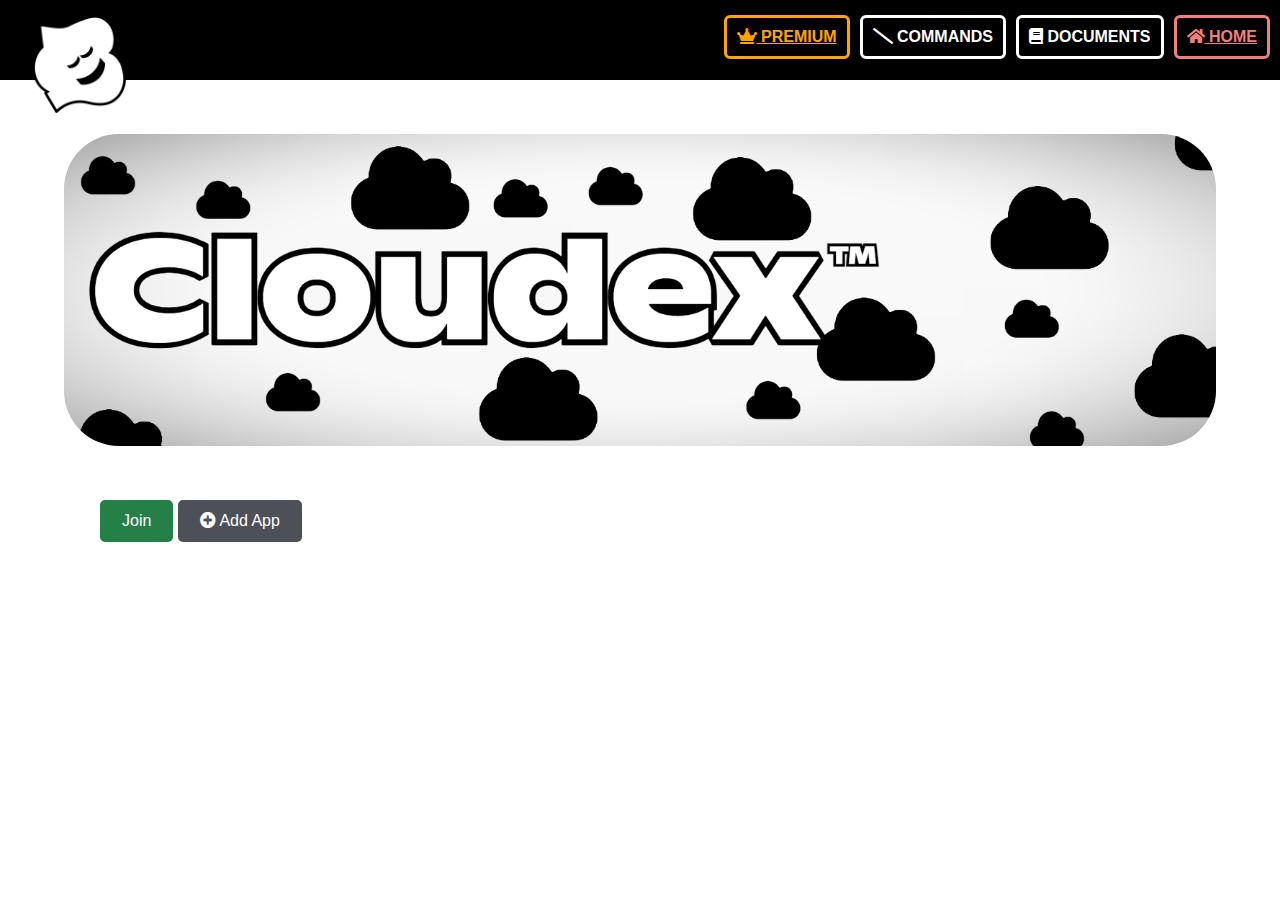
<file: index.html>
<!DOCTYPE html>
<html lang="en">
<head>
    
    <!-- TILTES & WEB-NAMES -->
    <title> ☁️ Cloudex™ </title>    
    <meta property="og:site-name" content=" ☁️ Cloudex™ ">
    <meta property="og:app-name" content=" ☁️ Cloudex™ ">

    <!-- DESCS & TEXT -->
    <meta name="description" content="Cloudex is a multi-purposed Discord application.">
    <meta property="og:description" content="Cloudex is a multi-purposed Discord application.">
    
    <!-- ICONS & IMAGES -->
    <link rel="shortcut icon" href="cdn/media/logos/cloudex.png" type="image/x-icon">
    <meta property="og:image" content="cdn/media/banner/basic.jpg">
    <meta content="https://cloudexbot.com" property="og:url" />

    <!-- STYLESHEETS & SCRIPTS -->
    <link rel="stylesheet" href="cdn/css/style.css">
    <meta content="#FFFFFF" data-react-helmet="true" name="theme-color" />
    <meta name="twitter:card" content="summary_large_image">
    <link rel="stylesheet" href="https://cdnjs.cloudflare.com/ajax/libs/font-awesome/5.15.3/css/all.min.css">

    <!-------------------- DATA
    
        Creation Started: 26/10/2023 (DD/MM/YYYY)
        Last Update:       26/10/2023 (DD/MM/YYYY)
    
    DATA ---------------------->

</head>

<body>
    
    <header>
        <div class="logo">
            <a href="/index.html">  <img src="/cdn/media/logos/cloudex.png" alt=""> </a>
        </div>
        <div class="links">
            <a target="_blank" href="/index.html" id="active"> <i class="fas fa-home" id="invisi"></i> Home </a>
            <a target="_blank" href="/docs/index.html"> <i class="fas fa-book" id="invisi"></i> Documents </a>
            <a target="_blank" href="/commands/index.html"> <i class="fas fa-slash" id="invisi"></i> Commands </a>
            <a target="_blank" href="/premium/index.html" id="btnPremium"> <i class="fas fa-crown" id="invisi"></i> Premium </a>
        </div>
    </header>
    <br><br><br>

    <div class="BannerImage1">
        <img src="/cdn/media/banners/basic.jpg" alt="Document Banner Image!">
    </div>
    <br><br><br>

    <div class="buttonsHero">

        <a href="https://discord.gg/" id="joinDiscord"> Join </a>
        <a href="https://discord.com/api/oauth2/authorize?client_id=1166700671601496115&permissions=1240105733271&scope=bot" id="inviteBot"> <i class="fas fa-plus-circle"></i> Add App </a>

    </div>
    
</body>


</html>
</file>
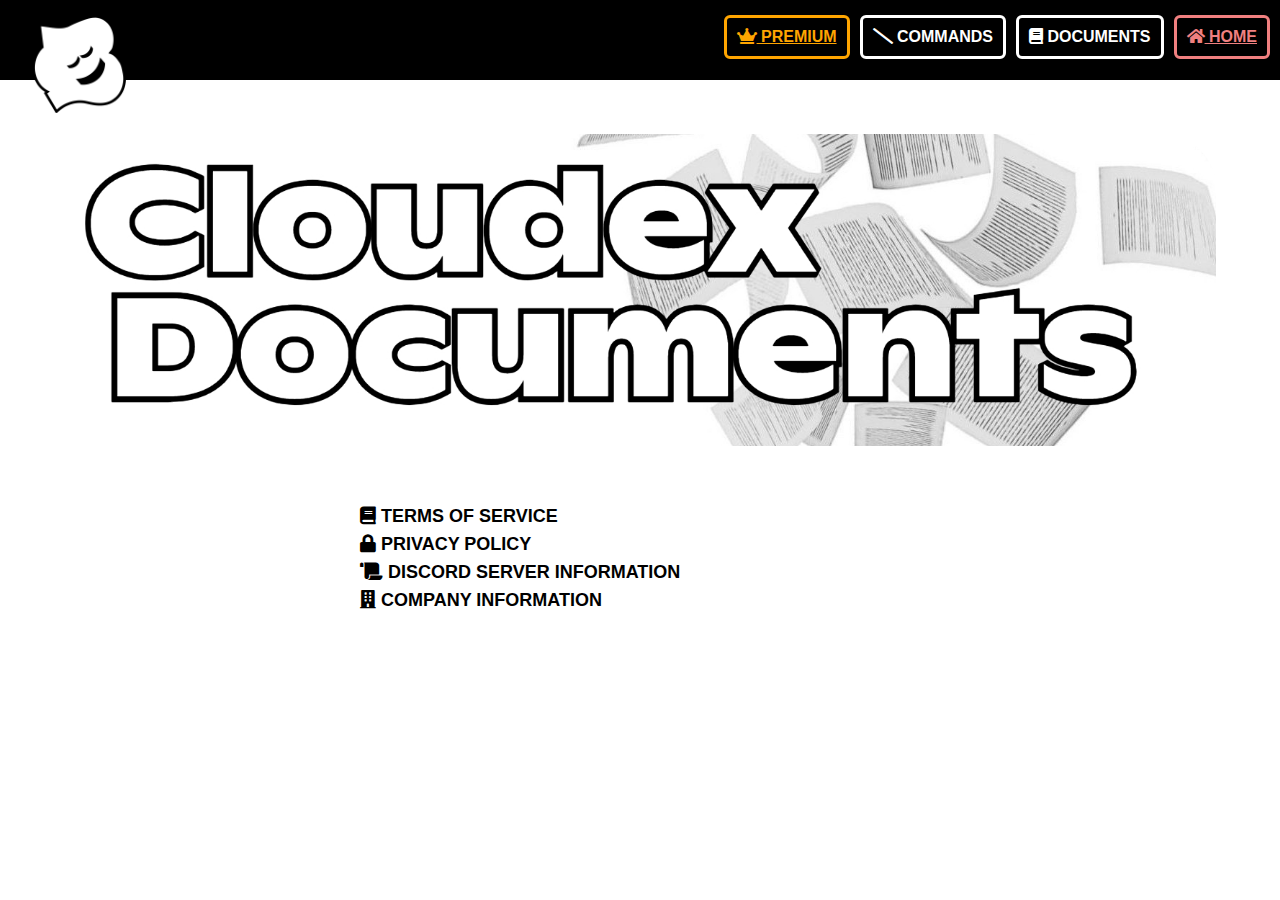
<file: docs/index.html>
<!DOCTYPE html>
<html lang="en">
<head>
    
    <!-- TILTES & WEB-NAMES -->
    <title> ☁️ Cloudex™ | Documents </title>    
    <meta property="og:site-name" content=" ☁️ Cloudex™ | Documents ">
    <meta property="og:app-name" content=" ☁️ Cloudex™ | Documents">

    <!-- DESCS & TEXT -->
    <meta name="description" content="Cloudex is a multi-purposed Discord application.">
    <meta property="og:description" content="Cloudex is a multi-purposed Discord application.">
    
    <!-- ICONS & IMAGES -->
    <link rel="shortcut icon" href="/cdn/media/logos/cloudex.png" type="image/x-icon">
    <meta property="og:image" content="/cdn/media/banner/document.jpg">
    <meta content="https://cloudexbot.com/docs" property="og:url" />

    <!-- STYLESHEETS & SCRIPTS -->
    <link rel="stylesheet" href="/cdn/css/document.css">
    <link rel="stylesheet" href="/cdn/css/style.css">
    <meta content="#FFFFFF" data-react-helmet="true" name="theme-color" />
    <meta name="twitter:card" content="summary_large_image">

    
    <link rel="stylesheet" href="https://cdnjs.cloudflare.com/ajax/libs/font-awesome/5.15.3/css/all.min.css">

    <!-------------------- DATA
    
        Creation Started: 26/10/2023 (DD/MM/YYYY)
        Last Update:       26/10/2023 (DD/MM/YYYY)
    
    DATA ---------------------->

</head>
    <body>
        <header>
            <div class="logo">
                <a href="/index.html">  <img src="/cdn/media/logos/cloudex.png" alt=""> </a>
            </div>
            <div class="links">
                <a target="_blank" href="/index.html" id="active"> <i class="fas fa-home" id="invisi"></i> Home </a>
                <a target="_blank" href="/docs/index.html"> <i class="fas fa-book" id="invisi"></i> Documents </a>
                <a target="_blank" href="/commands/index.html"> <i class="fas fa-slash" id="invisi"></i> Commands </a>
                <a target="_blank" href="/premium/index.html" id="btnPremium"> <i class="fas fa-crown" id="invisi"></i> Premium </a>
            </div>
        </header>

        <br><br><br>

        <div class="BannerImage1">
            <img src="/cdn/media/banners/documents.jpg" alt="Document Banner Image!">
        </div>

        <br><br><br>
        <div class="content">

        <h2><a href="terms.html"><i class="fas fa-book"></i> TERMS OF SERVICE</a></h2>
        <h2><a href="privacy-policy.html"><i class="fas fa-lock"></i> PRIVACY POLICY</a></h2>
        <h2><a href="dsi.html"><i class="fas fa-scroll"></i> DISCORD SERVER INFORMATION</a></h2>
        <h2><a href="company.html"><i class="fas fa-building"></i> COMPANY INFORMATION</a></h2>

        </div>
    </body>
</html>
</file>
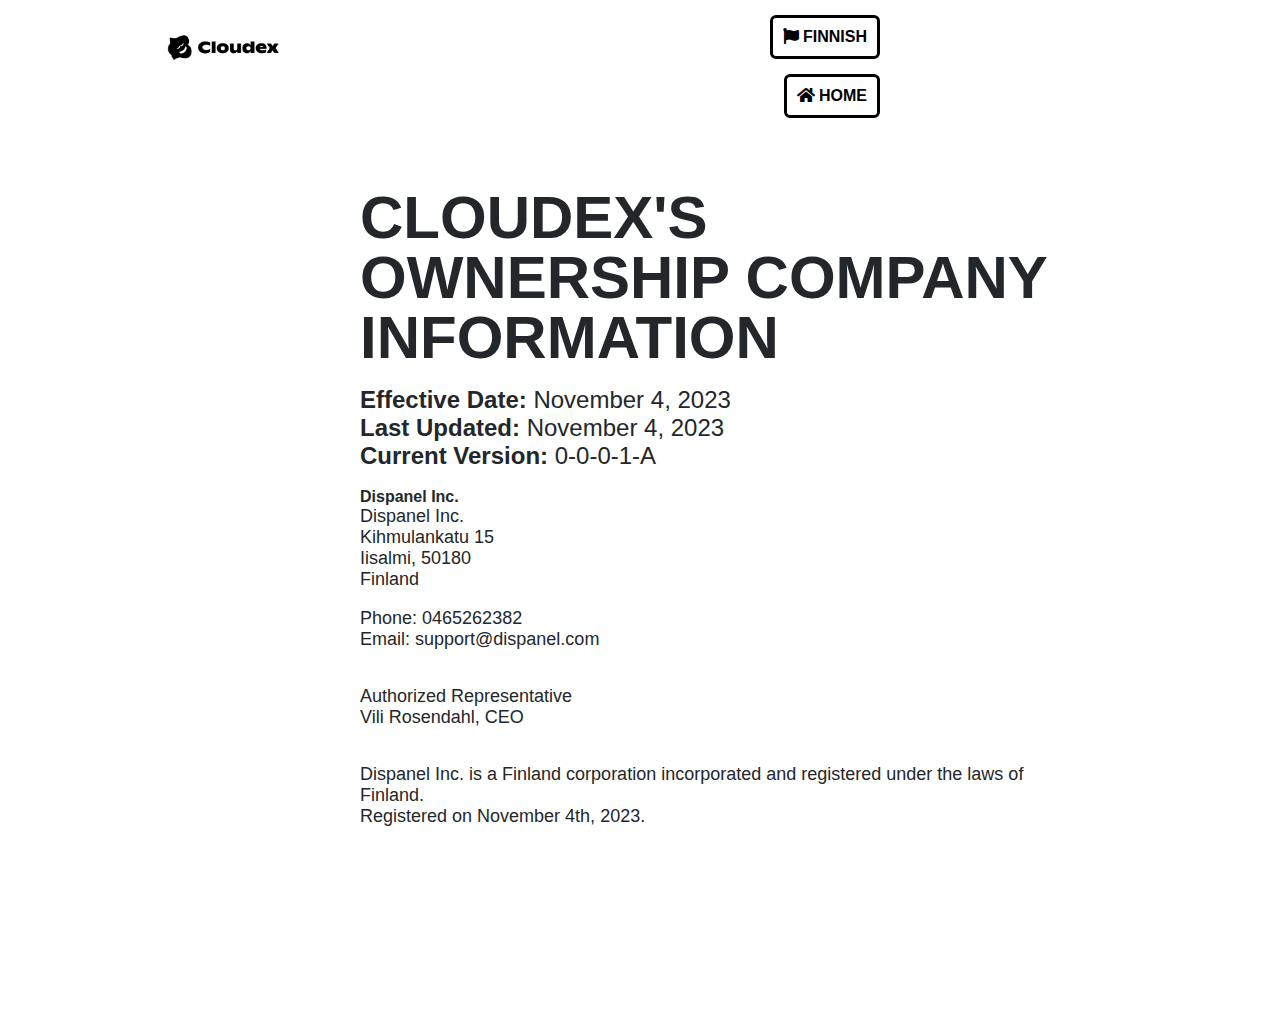
<file: docs/company.html>
<!DOCTYPE html>
<html lang="en">
<head>
    
    <!-- TILTES & WEB-NAMES -->
    <title> ☁️ Cloudex™ | Company Information </title>    
    <meta property="og:site-name" content=" ☁️ Cloudex™ | Company Information ">
    <meta property="og:app-name" content=" ☁️ Cloudex™ | Company Information ">

    <!-- DESCS & TEXT -->
    <meta name="description" content="Cloudex is a multi-purposed Discord application.">
    <meta property="og:description" content="Cloudex is a multi-purposed Discord application.">
    
    <!-- ICONS & IMAGES -->
    <link rel="shortcut icon" href="/cdn/media/logos/cloudex.png" type="image/x-icon">
    <meta property="og:image" content="/cdn/media/banner/document.jpg">
    <meta content="https://cloudexbot.com/docs/company" property="og:url" />

    <!-- STYLESHEETS & SCRIPTS -->
    <link rel="stylesheet" href="/cdn/css/document.css">
    <meta content="#FFFFFF" data-react-helmet="true" name="theme-color" />
    <meta name="twitter:card" content="summary_large_image">

    
    <link rel="stylesheet" href="https://cdnjs.cloudflare.com/ajax/libs/font-awesome/5.15.3/css/all.min.css">
   
    <!-------------------- DATA
    
        Creation Started: 26/10/2023 (DD/MM/YYYY)
        Last Update:       26/10/2023 (DD/MM/YYYY)
    
    DATA ---------------------->

</head>
    <body>
        <header>
            <div class="logo">
                <img src="/cdn/media/banners/cloudexdark.png" alt="" id="headimg">
            </div>
            <div class="links">
                <a target="_blank" href="/index.html"> <i class="fas fa-flag"></i> Finnish </a>
                <a target="_blank" href="/index.html">  <i class="fas fa-home"></i> Home</a>
        </header>

        <br><br><br> <br><br><br> 

        <div class="content">
            <h1 id="title"> Cloudex's Ownership Company Information </h1>
            <br>
            <p id="date"><b>Effective Date:</b> November 4, 2023</p>
            <p id="date"><b>Last Updated:</b> November 4, 2023</p>
            <p id="date"><b>Current Version:</b> 0-0-0-1-A </p>
        </div>
        <br>

        <div class="content">
          
            <b>Dispanel Inc.</b>
            <br>
            <p>Dispanel Inc.</p>
            <p>Kihmulankatu 15</p>
            <p>Iisalmi, 50180</p>
            <p>Finland</p>
            <br>
            <p>Phone: 0465262382</p>
            <p>Email: support@dispanel.com</p>
            <br><br>
            <p>Authorized Representative</p>
            <p>Vili Rosendahl, CEO</p>
            <br><br>
            <p>Dispanel Inc. is a Finland corporation incorporated and registered under the laws of Finland. <br>
                Registered on November 4th, 2023.
            </p>
<br><br><br><br><br><br><br><br><br><br><br>
        </div>
    </body>
</html>
</file>
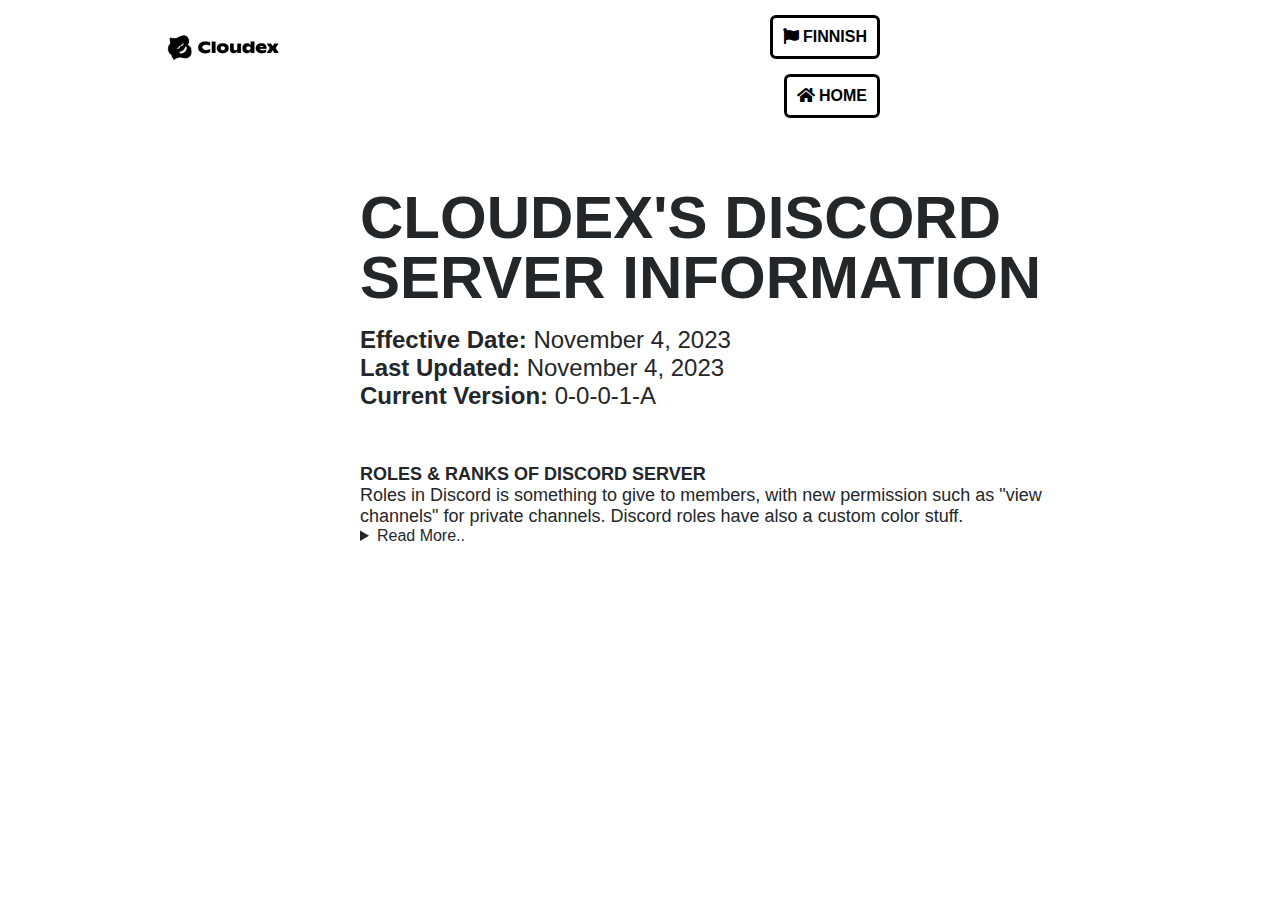
<file: docs/dsi-beta.html>
<!DOCTYPE html>
<html lang="en">
<head>
    
    <!-- TILTES & WEB-NAMES -->
    <title> ☁️ Cloudex™ | (DSI) Discord Server Information </title>    
    <meta property="og:site-name" content=" ☁️ Cloudex™ | Discord Server Information ">
    <meta property="og:app-name" content=" ☁️ Cloudex™ | Discord Server Information ">

    <!-- DESCS & TEXT -->
    <meta name="description" content="Cloudex is a multi-purposed Discord application.">
    <meta property="og:description" content="Cloudex is a multi-purposed Discord application.">
    
    <!-- ICONS & IMAGES -->
    <link rel="shortcut icon" href="/cdn/media/logos/cloudex.png" type="image/x-icon">
    <meta property="og:image" content="/cdn/media/banner/document.jpg">
    <meta content="https://cloudexbot.com/docs/dsi" property="og:url" />

    <!-- STYLESHEETS & SCRIPTS -->
    <link rel="stylesheet" href="/cdn/css/document.css">
    <meta content="#FFFFFF" data-react-helmet="true" name="theme-color" />
    <meta name="twitter:card" content="summary_large_image">

    
    <link rel="stylesheet" href="https://cdnjs.cloudflare.com/ajax/libs/font-awesome/5.15.3/css/all.min.css">
   
    <!-------------------- DATA
    
        Creation Started: 26/10/2023 (DD/MM/YYYY)
        Last Update:       26/10/2023 (DD/MM/YYYY)
    
    DATA ---------------------->

</head>
    <body>
        <header>
            <div class="logo">
                <img src="/cdn/media/banners/cloudexdark.png" alt="" id="headimg">
            </div>
            <div class="links">
                <a target="_blank" href="/index.html"> <i class="fas fa-flag"></i> Finnish </a>
                <a target="_blank" href="/index.html">  <i class="fas fa-home"></i> Home</a>
        </header>

        <br><br><br> <br><br><br> 

        <div class="content">
            <h1 id="title"> Cloudex's Discord Server Information </h1>
            <br>
            <p id="date"><b>Effective Date:</b> November 4, 2023</p>
            <p id="date"><b>Last Updated:</b> November 4, 2023</p>
            <p id="date"><b>Current Version:</b> 0-0-0-1-A </p>
        </div>
        <br>

        <div class="content">
            <br><br>
            <h1>ROLES & RANKS OF DISCORD SERVER</h1>
            <p>
                Roles in Discord is something to give to members, with new permission such as "view channels" for private channels. Discord roles have also a custom color stuff.
            </p>
            <details>
                <summary> Read More.. </summary>
                Gay
            </details>
            </div>
            </body>
            </html>
</file>
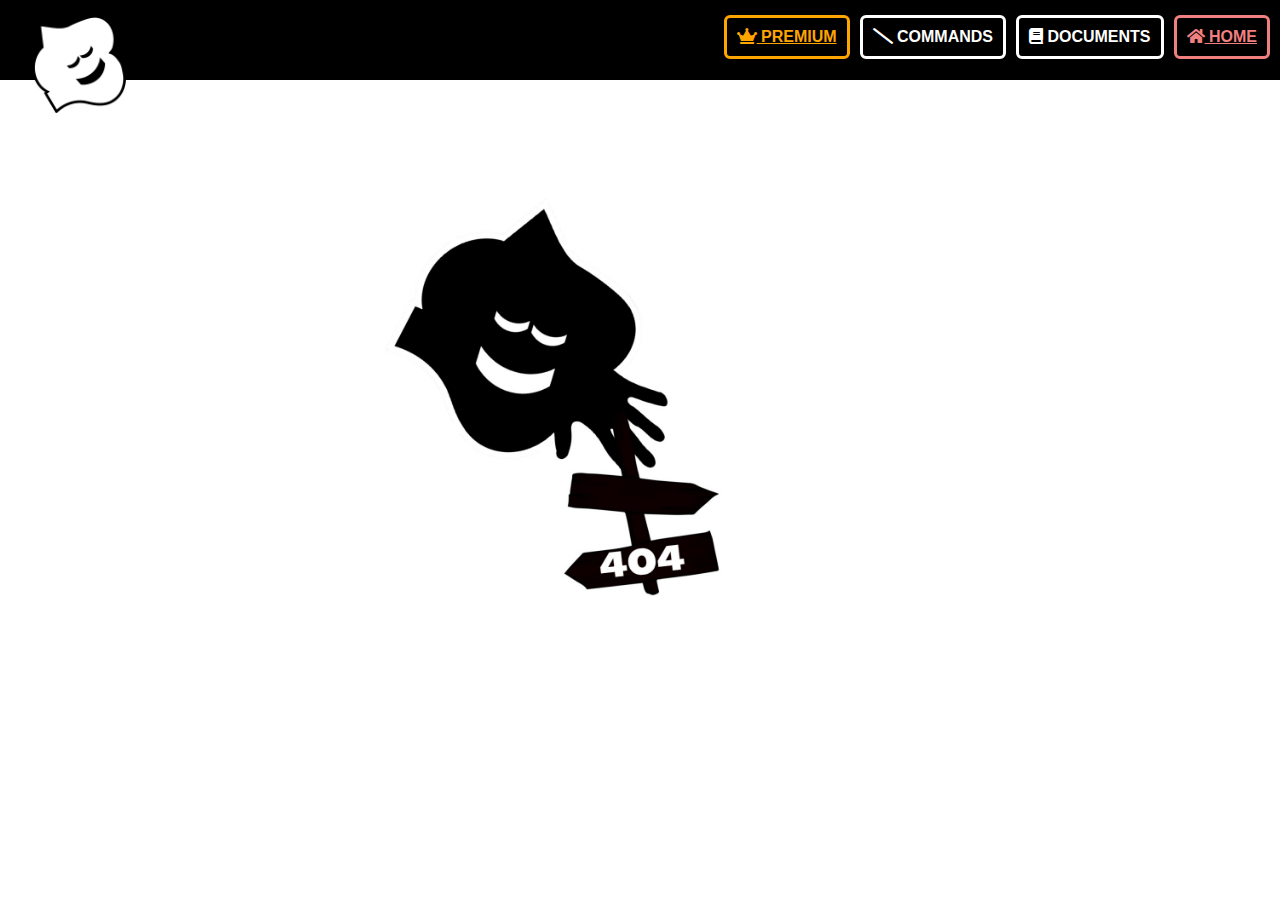
<file: docs/dsi.html>
<!DOCTYPE html>
<html lang="en">
<head>
    
    <!-- TILTES & WEB-NAMES -->
    <title> ☁️ Cloudex™ | Documents </title>    
    <meta property="og:site-name" content=" ☁️ Cloudex™ | Documents ">
    <meta property="og:app-name" content=" ☁️ Cloudex™ | Documents">

    <!-- DESCS & TEXT -->
    <meta name="description" content="Cloudex is a multi-purposed Discord application.">
    <meta property="og:description" content="Cloudex is a multi-purposed Discord application.">
    
    <!-- ICONS & IMAGES -->
    <link rel="shortcut icon" href="/cdn/media/logos/cloudex.png" type="image/x-icon">
    <meta property="og:image" content="/cdn/media/banner/document.jpg">
    <meta content="https://cloudexbot.com/docs" property="og:url" />

    <!-- STYLESHEETS & SCRIPTS -->
    <link rel="stylesheet" href="/cdn/css/document.css">
    <link rel="stylesheet" href="/cdn/css/style.css">
    <meta content="#FFFFFF" data-react-helmet="true" name="theme-color" />
    <meta name="twitter:card" content="summary_large_image">

    
    <link rel="stylesheet" href="https://cdnjs.cloudflare.com/ajax/libs/font-awesome/5.15.3/css/all.min.css">

    <!-------------------- DATA
    
        Creation Started: 26/10/2023 (DD/MM/YYYY)
        Last Update:       26/10/2023 (DD/MM/YYYY)
    
    DATA ---------------------->

</head>
    <body>
        <header>
            <div class="logo">
              <a href="/index.html">  <img src="/cdn/media/logos/cloudex.png" alt=""> </a>
            </div>
            <div class="links">
                <a target="_blank" href="/index.html" id="active"> <i class="fas fa-home" id="invisi"></i> Home </a>
                <a target="_blank" href="/docs/index.html"> <i class="fas fa-book" id="invisi"></i> Documents </a>
                <a target="_blank" href="/commands/index.html"> <i class="fas fa-slash" id="invisi"></i> Commands </a>
                <a target="_blank" href="/premium/index.html" id="btnPremium"> <i class="fas fa-crown" id="invisi"></i> Premium </a>
            </div>
        </header>

        <br><br><br>

    
        <br><br><br>
        <div class="content">

       <img src="/cdn/media/banners/404.jpg" alt="" style="width: 50%;">

        </div>
    </body>
</html>
</file>
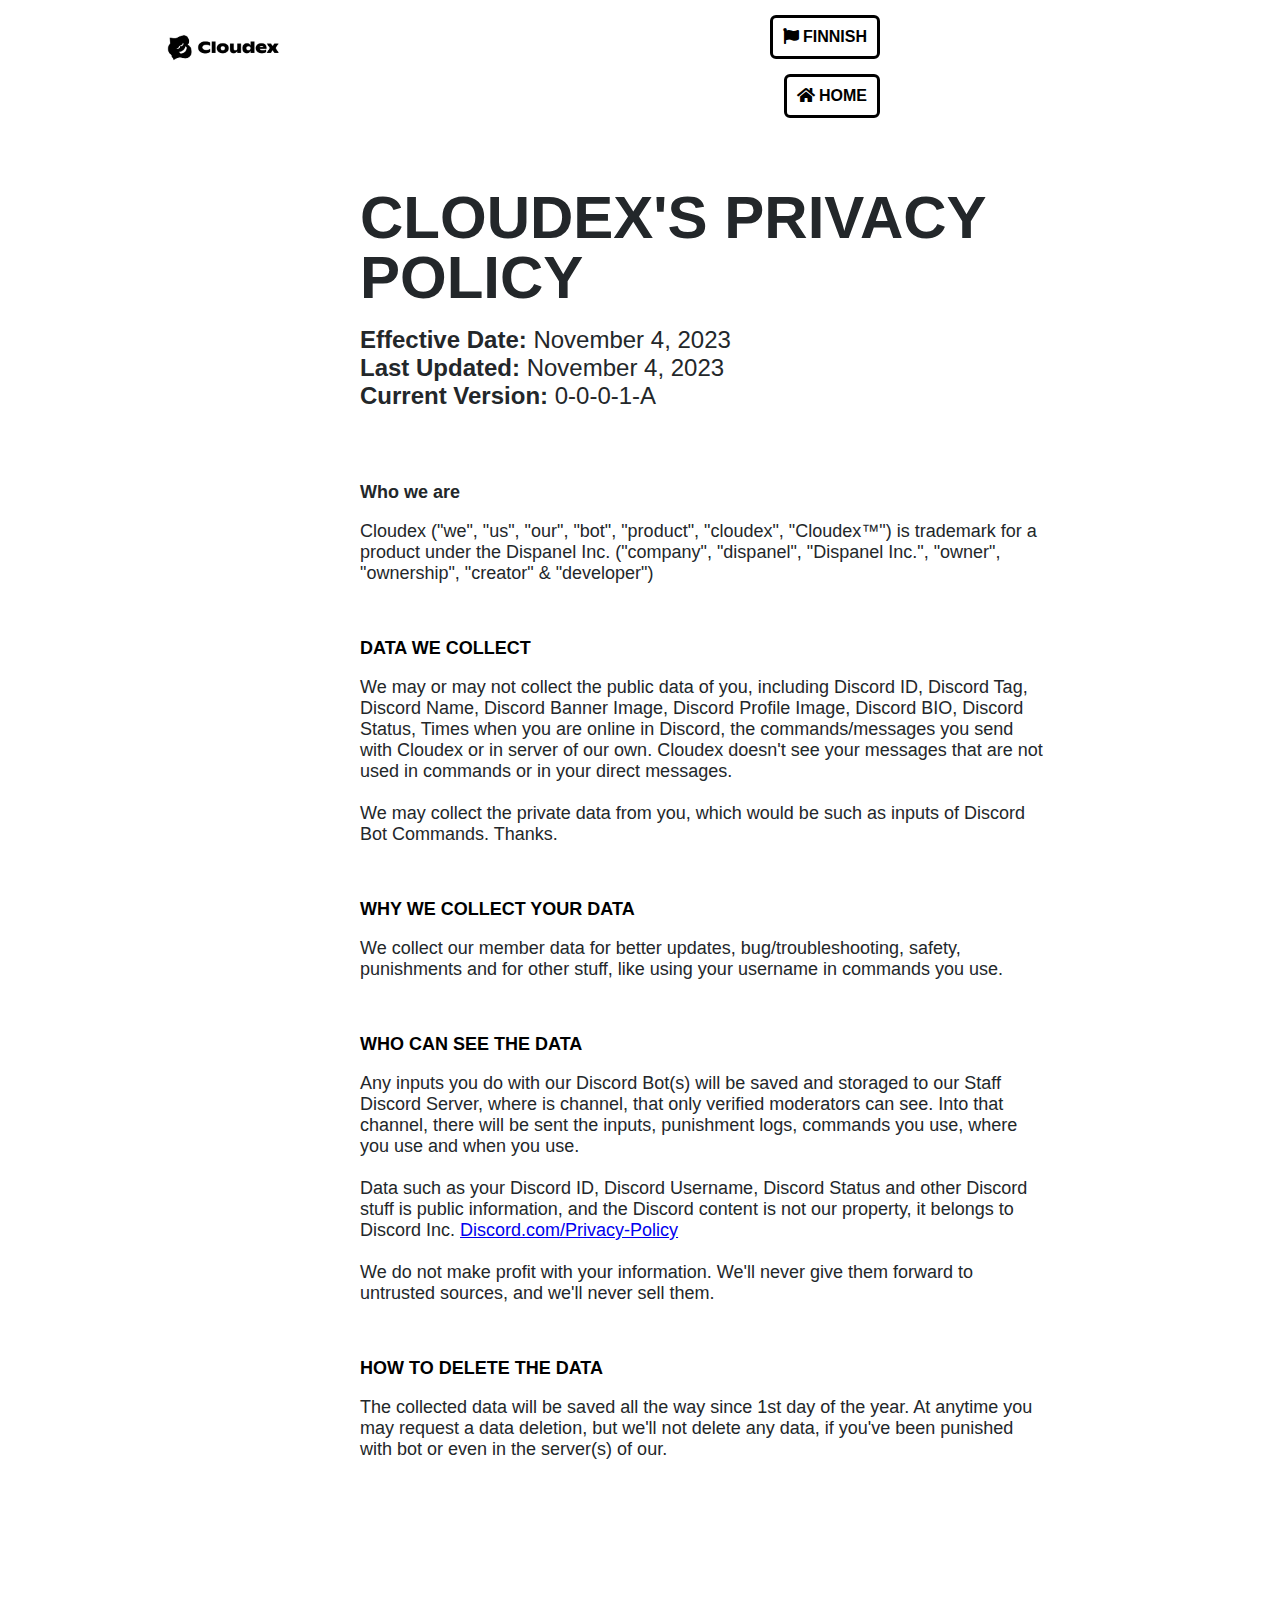
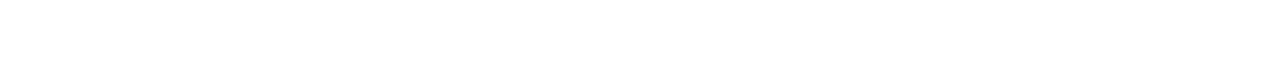
<file: docs/privacy-policy.html>
<!DOCTYPE html>
<html lang="en">
<head>
    
    <!-- TILTES & WEB-NAMES -->
    <title> ☁️ Cloudex™ | Privacy Policy </title>    
    <meta property="og:site-name" content=" ☁️ Cloudex™ | Privacy Policy ">
    <meta property="og:app-name" content=" ☁️ Cloudex™ | Privacy Policy ">

    <!-- DESCS & TEXT -->
    <meta name="description" content="Cloudex is a multi-purposed Discord application.">
    <meta property="og:description" content="Cloudex is a multi-purposed Discord application.">
    
    <!-- ICONS & IMAGES -->
    <link rel="shortcut icon" href="/cdn/media/logos/cloudex.png" type="image/x-icon">
    <meta property="og:image" content="/cdn/media/banner/document.jpg">
    <meta content="https://cloudexbot.com/docs/privacy-policy" property="og:url" />

    <!-- STYLESHEETS & SCRIPTS -->
    <link rel="stylesheet" href="/cdn/css/document.css">
    <meta content="#FFFFFF" data-react-helmet="true" name="theme-color" />
    <meta name="twitter:card" content="summary_large_image">

    
    <link rel="stylesheet" href="https://cdnjs.cloudflare.com/ajax/libs/font-awesome/5.15.3/css/all.min.css">
   
    <!-------------------- DATA
    
        Creation Started: 26/10/2023 (DD/MM/YYYY)
        Last Update:       26/10/2023 (DD/MM/YYYY)
    
    DATA ---------------------->

</head>
    <body>
        <header>
            <div class="logo">
                <img src="/cdn/media/banners/cloudexdark.png" alt="" id="headimg">
            </div>
            <div class="links">
                <a target="_blank" href="/index.html"> <i class="fas fa-flag"></i> Finnish </a>
                <a target="_blank" href="/index.html">  <i class="fas fa-home"></i> Home</a>
        </header>

        <br><br><br> <br><br><br> 

        <div class="content">
            <h1 id="title"> Cloudex's Privacy Policy </h1>
            <br>
            <p id="date"><b>Effective Date:</b> November 4, 2023</p>
            <p id="date"><b>Last Updated:</b> November 4, 2023</p>
            <p id="date"><b>Current Version:</b> 0-0-0-1-A </p>
        </div>
        <br>

        <div class="content">
            <br>
            <br id="who-are-we">
            <br>
            <h1>
            Who we are
            </h1>
            <br>
            <p>
                Cloudex ("we", "us", "our", "bot", "product", "cloudex", "Cloudex™") is trademark for a product under the Dispanel Inc. ("company", "dispanel", "Dispanel Inc.", "owner", "ownership", "creator" & "developer")
            </p>

        
            <br>
            <br id="data-we-collect">
            <br>
            <h1>
                <a href="https://cloudexbot.com/docs/privacy-policy#data-we-collect">DATA WE COLLECT</a>
            </h1>
            <br>
            <p>
              We may or may not collect the public data of you, including Discord ID, Discord Tag, Discord Name, Discord Banner Image, Discord Profile Image, Discord BIO, Discord Status, Times when you are online in Discord, the commands/messages you send with Cloudex or in server of our own. Cloudex doesn't see your messages that are not used in commands or in your direct messages.

              <br><br>

              We may collect the private data from you, which would be such as inputs of Discord Bot Commands. Thanks.
            </p>

            <br>
            <br id="why-we-collect-your-data">
            <br>
            <h1>
                <a href="https://cloudexbot.com/docs/privacy-policy#why-we-collect-your-data">WHY WE COLLECT YOUR DATA</a>
            </h1>
            <br>
            <p>
                We collect our member data for better updates, bug/troubleshooting, safety, punishments and for other stuff, like using your  username in commands you use.
            </p>

            <br>
            <br id="who-can-see-the-data">
            <br>
            <h1>
                <a href="https://cloudexbot.com/docs/privacy-policy#who-can-see-the-data">WHO CAN SEE THE DATA</a>
            </h1>
            <br>
            <p>
                Any inputs you do with our Discord Bot(s) will be saved and storaged to our Staff Discord Server, where is channel, that only verified moderators can see. Into that channel, there will be sent the inputs, punishment logs, commands you use, where you use and when you use.
          <br><br>
                Data such as your Discord ID, Discord Username, Discord Status and other Discord stuff is public information, and the Discord content is not our property, it belongs to Discord Inc. <a href="https://discord.com/privacy-policy">Discord.com/Privacy-Policy</a>
      <br><br>
      We do not make profit with your information. We'll never give them forward to untrusted sources, and we'll never sell them.
            </p>

            <br>
            <br id="how-to-delete-the-data">
            <br>
            <h1>
                <a href="https://cloudexbot.com/docs/privacy-policy#how-to-delete-the-data">HOW TO DELETE THE DATA</a>
            </h1>
            <br>
            <p>
               The collected data will be saved all the way since 1st day of the year. At anytime you may request a data deletion, but we'll not delete any data, if you've been punished with bot or even in the server(s) of our.
            </p>
           

<br><br><br><br><br><br><br><br><br><br><br>
        </div>
    </body>
</html>
</file>
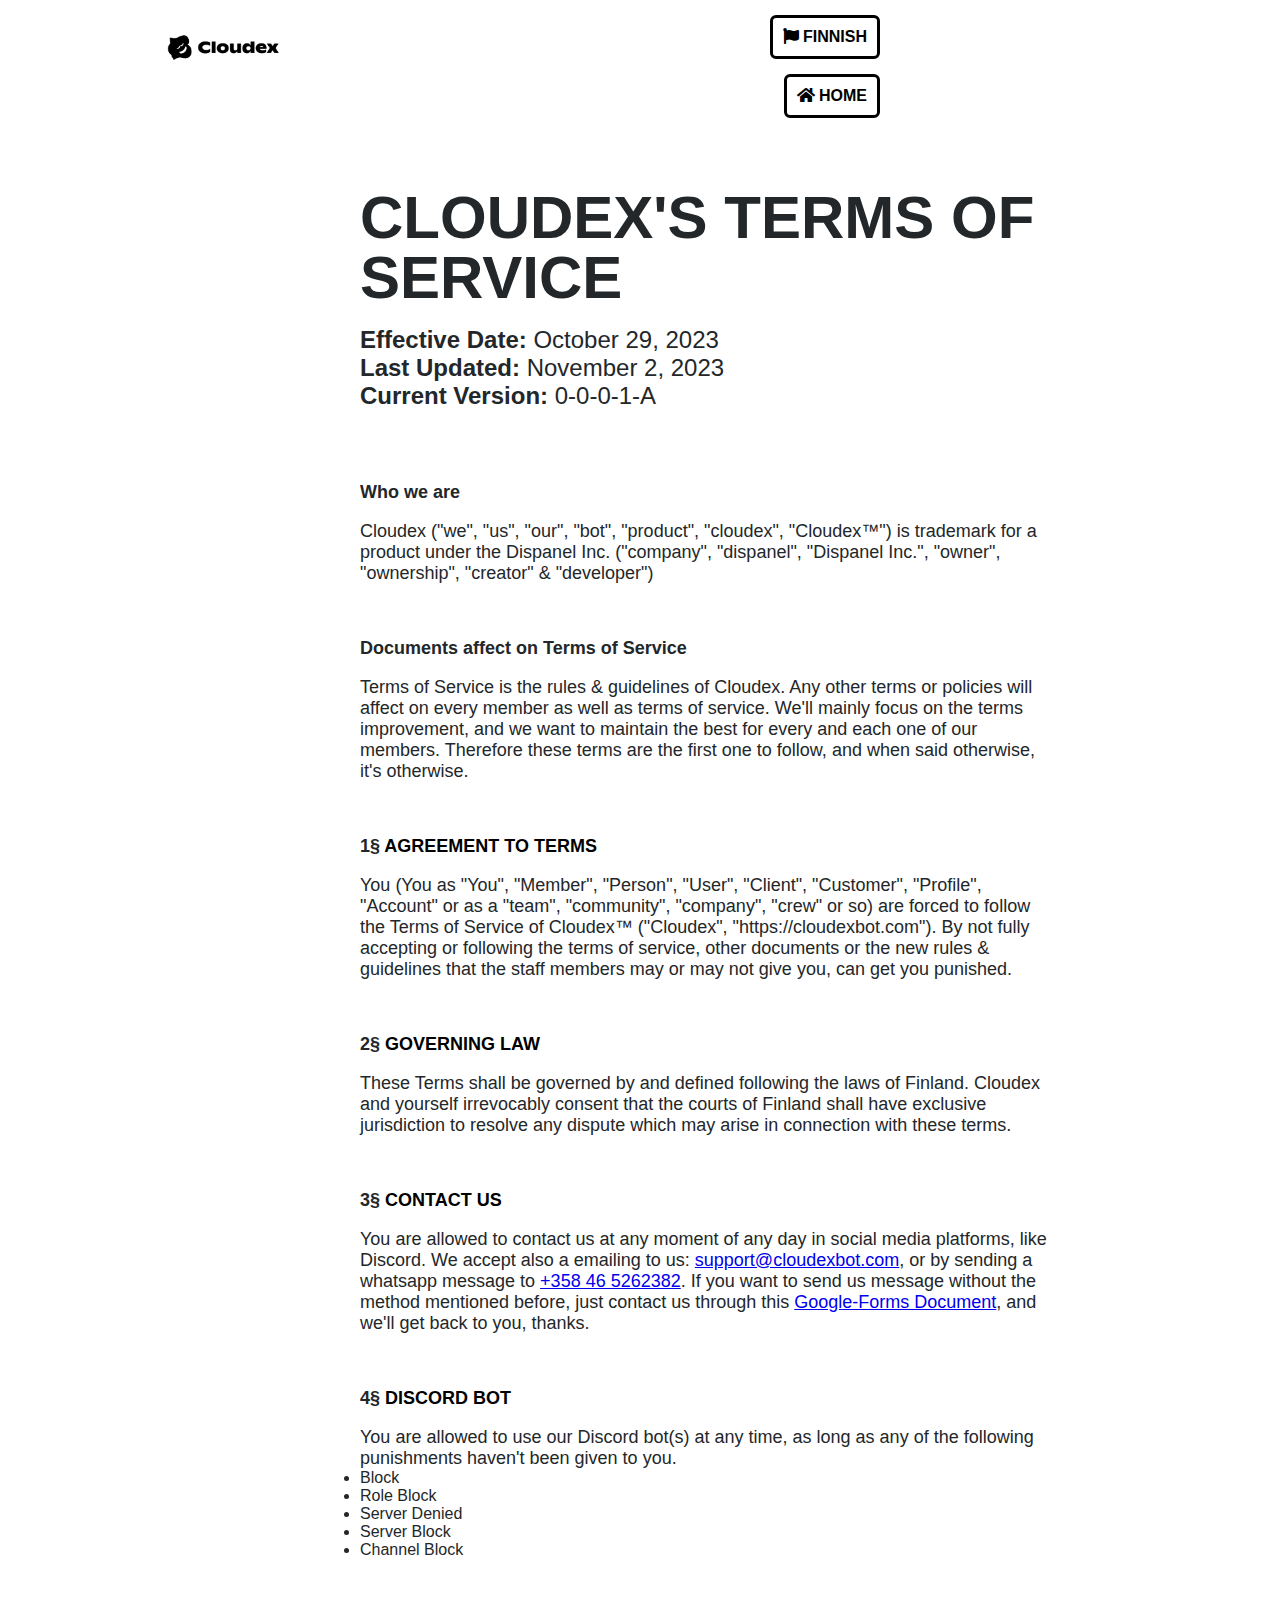
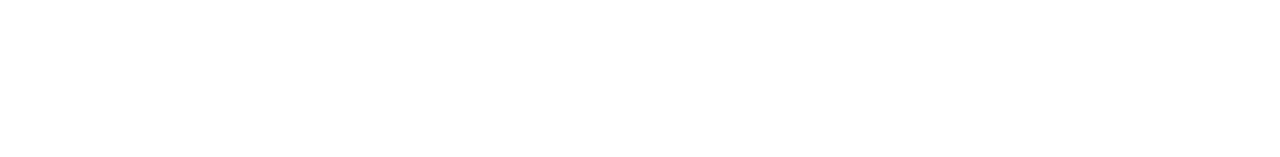
<file: docs/terms.html>
<!DOCTYPE html>
<html lang="en">
<head>
    
    <!-- TILTES & WEB-NAMES -->
    <title> ☁️ Cloudex™ | Terms of Service </title>    
    <meta property="og:site-name" content=" ☁️ Cloudex™ | TOS ">
    <meta property="og:app-name" content=" ☁️ Cloudex™ | TOS">

    <!-- DESCS & TEXT -->
    <meta name="description" content="Cloudex is a multi-purposed Discord application.">
    <meta property="og:description" content="Cloudex is a multi-purposed Discord application.">
    
    <!-- ICONS & IMAGES -->
    <link rel="shortcut icon" href="/cdn/media/logos/cloudex.png" type="image/x-icon">
    <meta property="og:image" content="/cdn/media/banner/document.jpg">
    <meta content="https://cloudexbot.com/docs/terms" property="og:url" />

    <!-- STYLESHEETS & SCRIPTS -->
    <link rel="stylesheet" href="/cdn/css/document.css">
    <meta content="#FFFFFF" data-react-helmet="true" name="theme-color" />
    <meta name="twitter:card" content="summary_large_image">

    
    <link rel="stylesheet" href="https://cdnjs.cloudflare.com/ajax/libs/font-awesome/5.15.3/css/all.min.css">
   
    <!-------------------- DATA
    
        Creation Started: 26/10/2023 (DD/MM/YYYY)
        Last Update:       26/10/2023 (DD/MM/YYYY)
    
    DATA ---------------------->

</head>
    <body>
        <header>
            <div class="logo">
                <img src="/cdn/media/banners/cloudexdark.png" alt="" id="headimg">
            </div>
            <div class="links">
                <a target="_blank" href="/index.html"> <i class="fas fa-flag"></i> Finnish </a>
                <a target="_blank" href="/index.html">  <i class="fas fa-home"></i> Home</a>
        </header>

        <br><br><br> <br><br><br> 

        <div class="content">
            <h1 id="title"> Cloudex's Terms of Service </h1>
            <br>
            <p id="date"><b>Effective Date:</b> October 29, 2023</p>
            <p id="date"><b>Last Updated:</b> November 2, 2023</p>
            <p id="date"><b>Current Version:</b> 0-0-0-1-A </p>
        </div>
        <br>

        <div class="content">
            <br>
            <br id="who-are-we">
            <br>
            <h1>
            Who we are
            </h1>
            <br>
            <p>
                Cloudex ("we", "us", "our", "bot", "product", "cloudex", "Cloudex™") is trademark for a product under the Dispanel Inc. ("company", "dispanel", "Dispanel Inc.", "owner", "ownership", "creator" & "developer")
            </p>

            <br>
            <br id="documents-affect-on-terms-of-service">
            <br>
            <h1>
            Documents affect on Terms of Service
            </h1>
            <br>
            <p>
                Terms of Service is the rules & guidelines of Cloudex. Any other terms or policies will affect on every member as well as terms of service. We'll mainly focus on the terms improvement, and we want to maintain the best for every and each one of our members. Therefore these terms are the first one to follow, and when said otherwise, it's otherwise.
            </p>

            <br>
            <br id="agreement-to-terms">
            <br>
            <h1>
                1§ <a href="https://cloudexbot.com/docs/terms#agreement-to-terms">AGREEMENT TO TERMS</a>
            </h1>
            <br>
            <p>
               You (You as "You", "Member", "Person", "User", "Client", "Customer", "Profile", "Account" or as a "team", "community", "company", "crew" or so) are forced to follow the Terms of Service of Cloudex™ ("Cloudex", "https://cloudexbot.com"). By not fully accepting or following the terms of service, other documents or the new rules & guidelines that the staff members may or may not give you, can get you punished.
            </p>

            <br>
            <br id="governing-law">
            <br>
            <h1>
                2§ <a href="https://cloudexbot.com/docs/terms#governing-law">GOVERNING LAW</a>
            </h1>
            <br>
            <p>
                These Terms shall be governed by and defined following the laws of Finland. Cloudex and yourself irrevocably consent that the courts of Finland shall have exclusive jurisdiction to resolve any dispute which may arise in connection with these terms.
            </p>


            <br>
            <br id="contact-us">
            <br>
            <h1>
                3§ <a href="https://cloudexbot.com/docs/terms#contact-us">CONTACT US</a>
            </h1>
            <br>
            <p>
              You are allowed to contact us at any moment of any day in social media platforms, like Discord. We accept also a emailing to us: <a href="mailto:support@cloudexbot.com">support@cloudexbot.com</a>, or by sending a whatsapp message to <a href="tel:0465262382">+358 46 5262382</a>. If you want to send us message without the method mentioned before, just contact us through this <a href="https://forms.gle/DGa876HPRogKU7WB9">Google-Forms Document</a>, and we'll get back to you, thanks.
            </p>


            <br>
            <br id="discord-bot">
            <br>
            <h1>
                4§ <a href="https://cloudexbot.com/docs/terms#discord-bot">DISCORD BOT</a>
            </h1>
            <br>
            <p>
             You are allowed to use our Discord bot(s) at any time, as long as any of the following punishments haven't been given to you.
            </p>
           
                <li>
                    Block
                </li>
                <li>
                    Role Block
                </li>
                <li>
                    Server Denied
                </li>
                <li>
                    Server Block
                </li>
                <li>
                    Channel Block
                </li>


                <br><br><br><br><br><br><br><br><br><br><br>
        </div>
    </body>
</html>
</file>
<file: cdn/css/style.css>
* {
    margin: 0;
    padding: 0;
    font-family: 'Gill Sans', 'Gill Sans MT', Calibri, 'Trebuchet MS', sans-serif;
}

.BannerImage1 img {
    width: 90%;
    margin: auto;
    display: block;
    border-radius: 55px;
}


header {
    width: 100%;
    height: 80px;
    background-color: black;
}

header .logo img {
    width: 10%;
    float: left;
    margin-left: 15px;
    margin-top: auto;
}

header .links a {
    padding: 10px;
    text-decoration: none;
    font-weight: 800;
    text-align: center;
    text-transform: uppercase;
    margin-top: 15px;
    float: right;
    margin-right: 10px;
    color: white;
    border: 3px solid white;
    border-radius: 6px;
}

header .links a:hover {
    color: black;
    background-color: white;
    transition-duration: 0.5s;
}

header .links a#active {
    text-decoration: underline;
    border: 3px solid lightcoral;
    color: lightcoral;
}

header .links a#btnPremium {
    text-decoration: underline;
    border: 3px solid orange;
    color: orange;
}

.buttonsHero a {
    display: inline-block;
    padding: 10px 20px;
    background-color: #7289da; /* Discord's primary color */
    color: #fff; /* Text color */
    border: 2px solid #7289da; /* Border color */
    border-radius: 5px;
    text-decoration: none;
    text-align: center;
    font-weight: 0;
    transition: background-color 0.3s, color 0.3s;
  }
  
  .buttonsHero a:hover {
    background-color: #677bc4; /* Darker shade on hover */
  }
  
  .buttonsHero a:focus {
    outline: none; /* Remove the default focus outline */
    box-shadow: 0 0 0 3px #7289da; /* Add a focus border on focus */
  }

  .buttonsHero a#inviteBot {
    display: inline-block;
    padding: 10px 20px;
    background-color: #4e5058; /* Discord's primary color */
    color: #fff; /* Text color */
    border: 2px solid #4e5058; /* Border color */
    border-radius: 5px;
    text-decoration: none;
    text-align: center;
    font-weight: normal;
    transition: background-color 0.3s, color 0.3s;
  }
  
  .buttonsHero a#inviteBot:hover {
    background-color: #4e5058; /* Darker shade on hover */
  }
  
  .buttonsHero a#inviteBot:focus {
    outline: none; /* Remove the default focus outline */
    box-shadow: 0 0 0 3px #4e5058; /* Add a focus border on focus */
  }

  .buttonsHero a#joinDiscord {
    display: inline-block;
    padding: 10px 20px;
    background-color: #248046; /* Discord's primary color */
    color: #fff; /* Text color */
    border: 2px solid #248046; /* Border color */
    border-radius: 5px;
    text-decoration: none;
    text-align: center;
    font-weight: normal;
    transition: background-color 0.3s, color 0.3s;
  }
  
  .buttonsHero a#joinDiscord:hover {
    background-color: #248046; /* Darker shade on hover */
  }
  
  .buttonsHero a#joinDiscord:focus {
    outline: none; /* Remove the default focus outline */
    box-shadow: 0 0 0 3px #248046; /* Add a focus border on focus */
  }
  
  .buttonsHero {
    margin-left: 100px;
}

@media only screen and (max-width: 600px) {

    * {
        margin: 0;
        padding: 0;
        font-family: 'Gill Sans', 'Gill Sans MT', Calibri, 'Trebuchet MS', sans-serif;
    }
    
    
    header {
        width: 100%;
        height: 45px;
        background-color: black;
    }
    
    header .logo img {
        width: 20%;
        float: left;
        margin-left: 15px;
        margin-top: auto;
    }
    
    header .links a {
        padding: 10px;
        text-decoration: none;
        font-size: 10px;
        font-weight: 800;
        text-align: center;
        text-transform: uppercase;
        margin-top: 5px;
        float: right;
        margin-right: 10px;
        color: white;
        border: 2px solid white;
        border-radius: 6px;
    }
    
    header .links a:hover {
        color: black;
        background-color: white;
        transition-duration: 0.5s;
    }

    .BannerImage1 img {
        width: 70%;
        margin: auto;
        display: block;
        border-radius: 15px;
    }

    .buttonsHero {
        margin-left: 100px;
    }

    .buttonsHero a {
        display: inline-block;
        padding: 10px 20px;
        background-color: #7289da; /* Discord's primary color */
        color: #fff; /* Text color */
        border: 2px solid #7289da; /* Border color */
        border-radius: 5px;
        text-decoration: none;
        text-align: center;
        font-weight: bold;
        transition: background-color 0.3s, color 0.3s;
      }
    
      .buttonsHero a:hover {
        background-color: #677bc4; /* Darker shade on hover */
      }
    
      .buttonsHero a:focus {
        outline: none; /* Remove the default focus outline */
        box-shadow: 0 0 0 3px #7289da; /* Add a focus border on focus */
      }

      #invisi {
        font-size: 0px;
      }

}
</file>
<file: cdn/css/document.css>
@import url('https://fonts.googleapis.com/css2?family=Poppins:wght@900&display=swap');

* {
    margin: 0;
    padding: 0;
    font-family: 'Gill Sans', 'Gill Sans MT', Calibri, 'Trebuchet MS', sans-serif;
}


header {
    width: 100%;
    height: 80px;
    background-color: white;
}

header .logo img {
    width: 10%;
    float: left;
    margin-left: 160px;
    margin-top: 30px;
}

header .links a {
    padding: 10px;
    text-decoration: none;
    font-weight: 800;
    text-align: center;
    text-transform: uppercase;
    margin-top: 15px;
    float: right;
    margin-right: 400px;
    color: black;
    border: 3px solid black;
    border-radius: 6px;
}

.content {
    margin-left: 360px;
    color: #23272a;
    font-family: Arial, Helvetica, sans-serif;
}

.content #title {
    color: #23272a;
    text-transform: uppercase;
    font-size: 60px;
    font-weight: 800;
    line-height: 100%;
}

.content #date {
    font-size: 24px;
    font-weight: 0;
}

.content h1 {
    font-size: 18px;
    font-weight: 0;
    font-family: Arial, Helvetica, sans-serif;
    width: 75%;
}

.content h1 a {
    color: black;
    text-transform: uppercase;
    text-decoration: none;
    font-family: 'Gill Sans', 'Gill Sans MT', Calibri, 'Trebuchet MS', sans-serif;
    font-size: 18px;
    font-weight: 0;
    font-family: Arial, Helvetica, sans-serif;
    width: 75%;
}

.content h2 a {
    color: black;
    text-transform: uppercase;
    text-decoration: none;
    font-family: 'Gill Sans', 'Gill Sans MT', Calibri, 'Trebuchet MS', sans-serif;
    font-size: 18px;
    font-weight: 0;
    font-family: Arial, Helvetica, sans-serif;
    width: 75%;
}

.content p {
    font-size: 18px;
    font-weight: 0;
    font-family: Arial, Helvetica, sans-serif;
    width: 75%;
}


header .links a:hover {
    color: white;
    background-color: black;
    transition-duration: 0.5s;
}

header .links a#active {
    text-decoration: underline;
    border: 3px solid lightcoral;
    color: lightcoral;
}

header .links a#btnPremium {
    text-decoration: underline;
    border: 3px solid orange;
    color: orange;
}

.BannerImage1 img {
    width: 90%;
    margin: auto;
    display: block;
    border-radius: 55px;
}



@media only screen and (max-width: 600px) {

    * {
        margin: 0;
        padding: 0;
        font-family: 'Gill Sans', 'Gill Sans MT', Calibri, 'Trebuchet MS', sans-serif;
    }


    header {
        width: 100%;
        height: 45px;
        background-color: white;
    }

    header .logo img {
        width: 20%;
        float: left;
        margin-left: 15px;
        margin-top: auto;
    }

    header .links a {
        padding: 10px;
        text-decoration: none;
        font-size: 10px;
        font-weight: 800;
        text-align: center;
        text-transform: uppercase;
        margin-top: 5px;
        float: right;
        margin-right: 10px;
        color: black;
        border: 2px solid black;
        border-radius: 6px;
    }

    header .links a:hover {
        color: black;
        background-color: white;
        transition-duration: 0.5s;
    }


    .BannerImage1 img {
        width: 70%;
        margin: auto;
        display: block;
        border-radius: 15px;
    }
}
</file>
